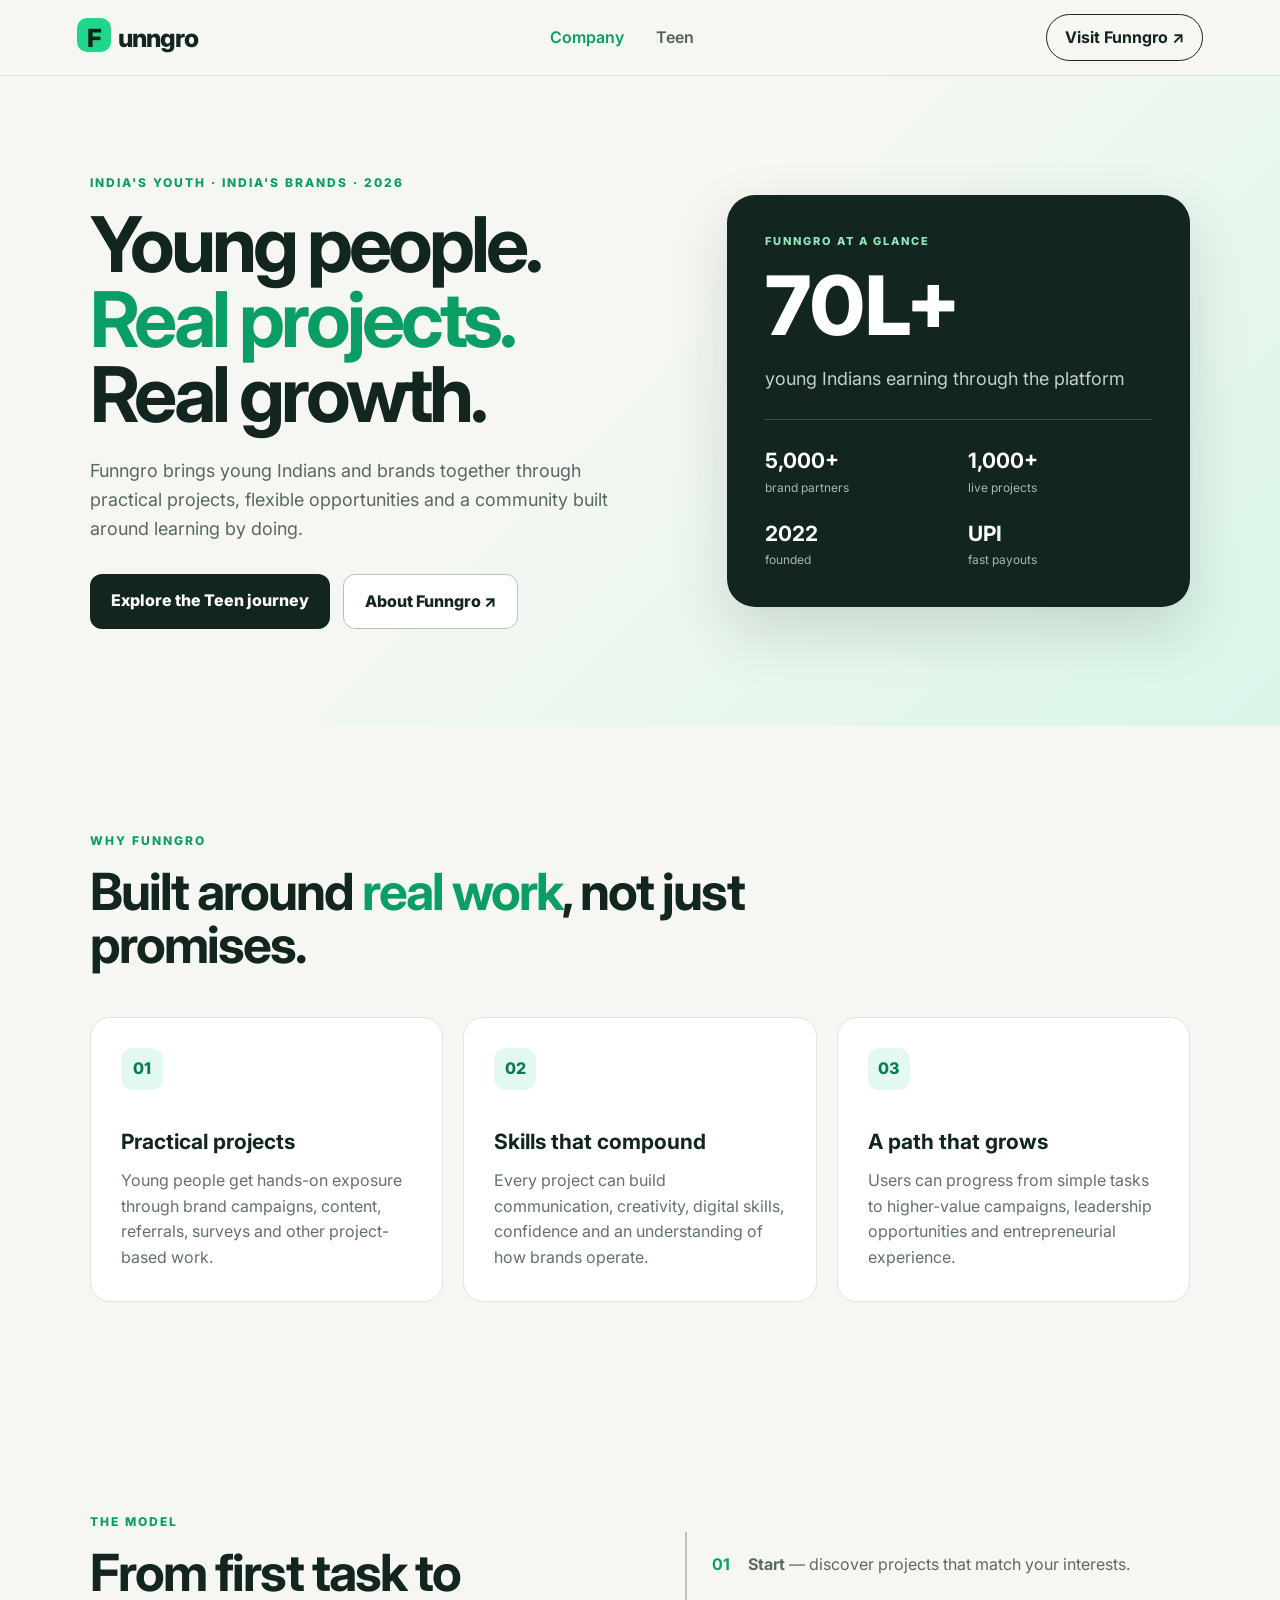
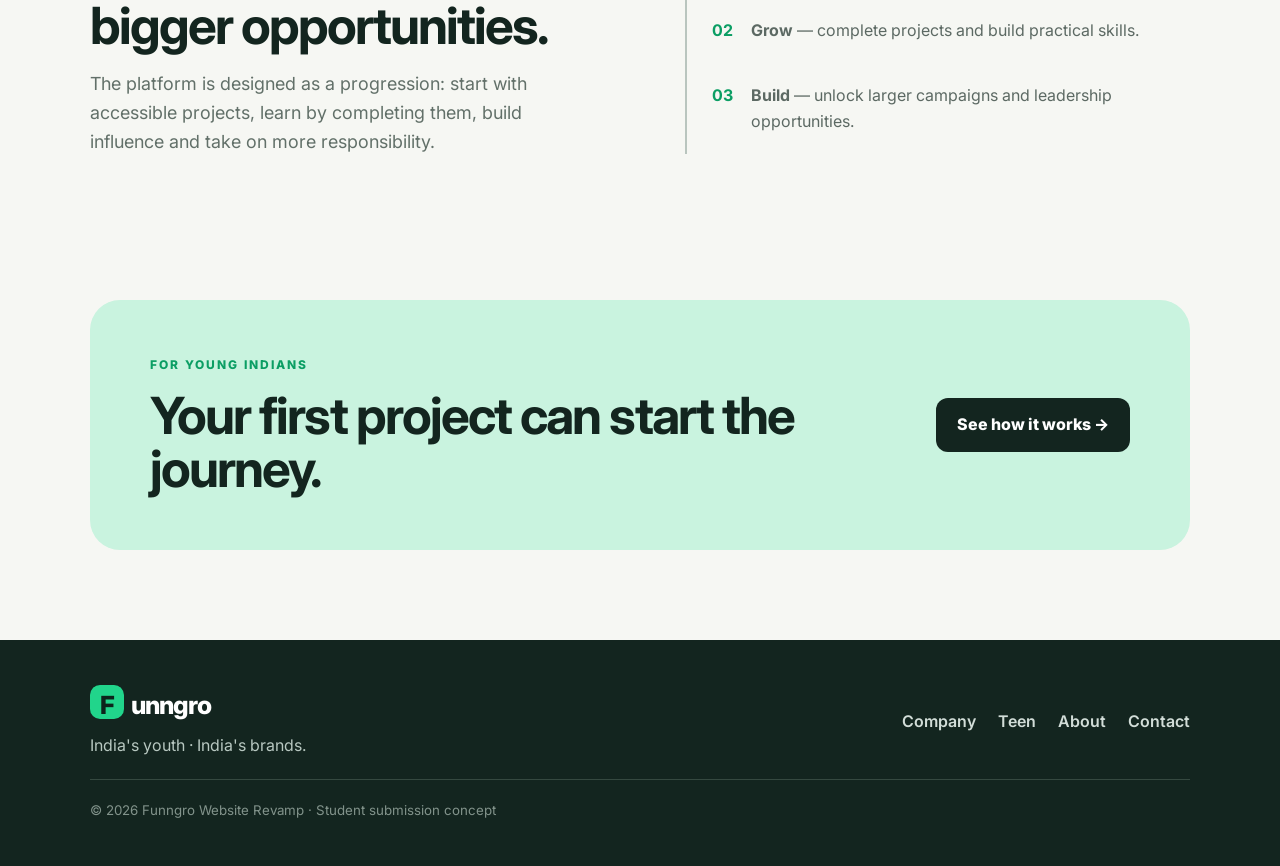
<file: index.html>
<!DOCTYPE html>
<html lang="en">
<head>
  <meta charset="UTF-8">
  <meta name="viewport" content="width=device-width, initial-scale=1.0">
  <meta name="description" content="Funngro connects India's youth with real brand projects, flexible earning opportunities and a growing creator community.">
  <meta name="keywords" content="Funngro, youth earning app, teen jobs, brand campaigns, online earning, freelance projects, India">
  <meta name="author" content="Funngro Website Revamp">
  <meta name="robots" content="index, follow">
  <link rel="canonical" href="https://www.funngro.com/">
  <meta property="og:title" content="Funngro — India's Youth x India's Brands">
  <meta property="og:description" content="Explore flexible brand projects and opportunities for young Indians.">
  <meta property="og:type" content="website">
  <title>Funngro | India's Youth x India's Brands</title>
  <link rel="preconnect" href="https://fonts.googleapis.com">
  <link rel="preconnect" href="https://fonts.gstatic.com" crossorigin>
  <link href="https://fonts.googleapis.com/css2?family=Inter:wght@400;500;600;700;800&display=swap" rel="stylesheet">
  <link rel="stylesheet" href="style.css">
</head>
<body>
  <header class="nav">
    <a class="logo" href="index.html"><span>F</span>unngro</a>
    <nav>
      <a class="active" href="index.html">Company</a>
      <a href="teen.html">Teen</a>
    </nav>
    <a class="nav-cta" href="https://www.funngro.com/" target="_blank" rel="noopener">Visit Funngro ↗</a>
  </header>

  <main>
    <section class="hero company-hero">
      <div class="hero-copy">
        <div class="eyebrow">INDIA'S YOUTH · INDIA'S BRANDS · 2026</div>
        <h1>Young people.<br><em>Real projects.</em><br>Real growth.</h1>
        <p>Funngro brings young Indians and brands together through practical projects, flexible opportunities and a community built around learning by doing.</p>
        <div class="actions">
          <a class="btn primary" href="teen.html">Explore the Teen journey</a>
          <a class="btn secondary" href="https://www.funngro.com/about" target="_blank" rel="noopener">About Funngro ↗</a>
        </div>
      </div>
      <div class="hero-card">
        <div class="mini-label">FUNNGRO AT A GLANCE</div>
        <div class="big-number">70L+</div>
        <p>young Indians earning through the platform</p>
        <div class="stat-grid">
          <div><strong>5,000+</strong><span>brand partners</span></div>
          <div><strong>1,000+</strong><span>live projects</span></div>
          <div><strong>2022</strong><span>founded</span></div>
          <div><strong>UPI</strong><span>fast payouts</span></div>
        </div>
      </div>
    </section>

    <section class="section">
      <div class="section-head">
        <div class="eyebrow">WHY FUNNGRO</div>
        <h2>Built around <em>real work</em>, not just promises.</h2>
      </div>
      <div class="cards three">
        <article class="card"><span class="icon">01</span><h3>Practical projects</h3><p>Young people get hands-on exposure through brand campaigns, content, referrals, surveys and other project-based work.</p></article>
        <article class="card"><span class="icon">02</span><h3>Skills that compound</h3><p>Every project can build communication, creativity, digital skills, confidence and an understanding of how brands operate.</p></article>
        <article class="card"><span class="icon">03</span><h3>A path that grows</h3><p>Users can progress from simple tasks to higher-value campaigns, leadership opportunities and entrepreneurial experience.</p></article>
      </div>
    </section>

    <section class="section split">
      <div>
        <div class="eyebrow">THE MODEL</div>
        <h2>From first task to bigger opportunities.</h2>
        <p class="lead">The platform is designed as a progression: start with accessible projects, learn by completing them, build influence and take on more responsibility.</p>
      </div>
      <div class="timeline">
        <div><b>01</b><span><strong>Start</strong> — discover projects that match your interests.</span></div>
        <div><b>02</b><span><strong>Grow</strong> — complete projects and build practical skills.</span></div>
        <div><b>03</b><span><strong>Build</strong> — unlock larger campaigns and leadership opportunities.</span></div>
      </div>
    </section>

    <section class="cta">
      <div><div class="eyebrow">FOR YOUNG INDIANS</div><h2>Your first project can start the journey.</h2></div>
      <a class="btn primary" href="teen.html">See how it works →</a>
    </section>
  </main>

  <footer>
    <div><a class="logo" href="index.html"><span>F</span>unngro</a><p>India's youth · India's brands.</p></div>
    <div class="footer-links"><a href="index.html">Company</a><a href="teen.html">Teen</a><a href="https://www.funngro.com/about" target="_blank" rel="noopener">About</a><a href="https://www.funngro.com/contact" target="_blank" rel="noopener">Contact</a></div>
    <small>© 2026 Funngro Website Revamp · Student submission concept</small>
  </footer>
</body>
</html>
</file>
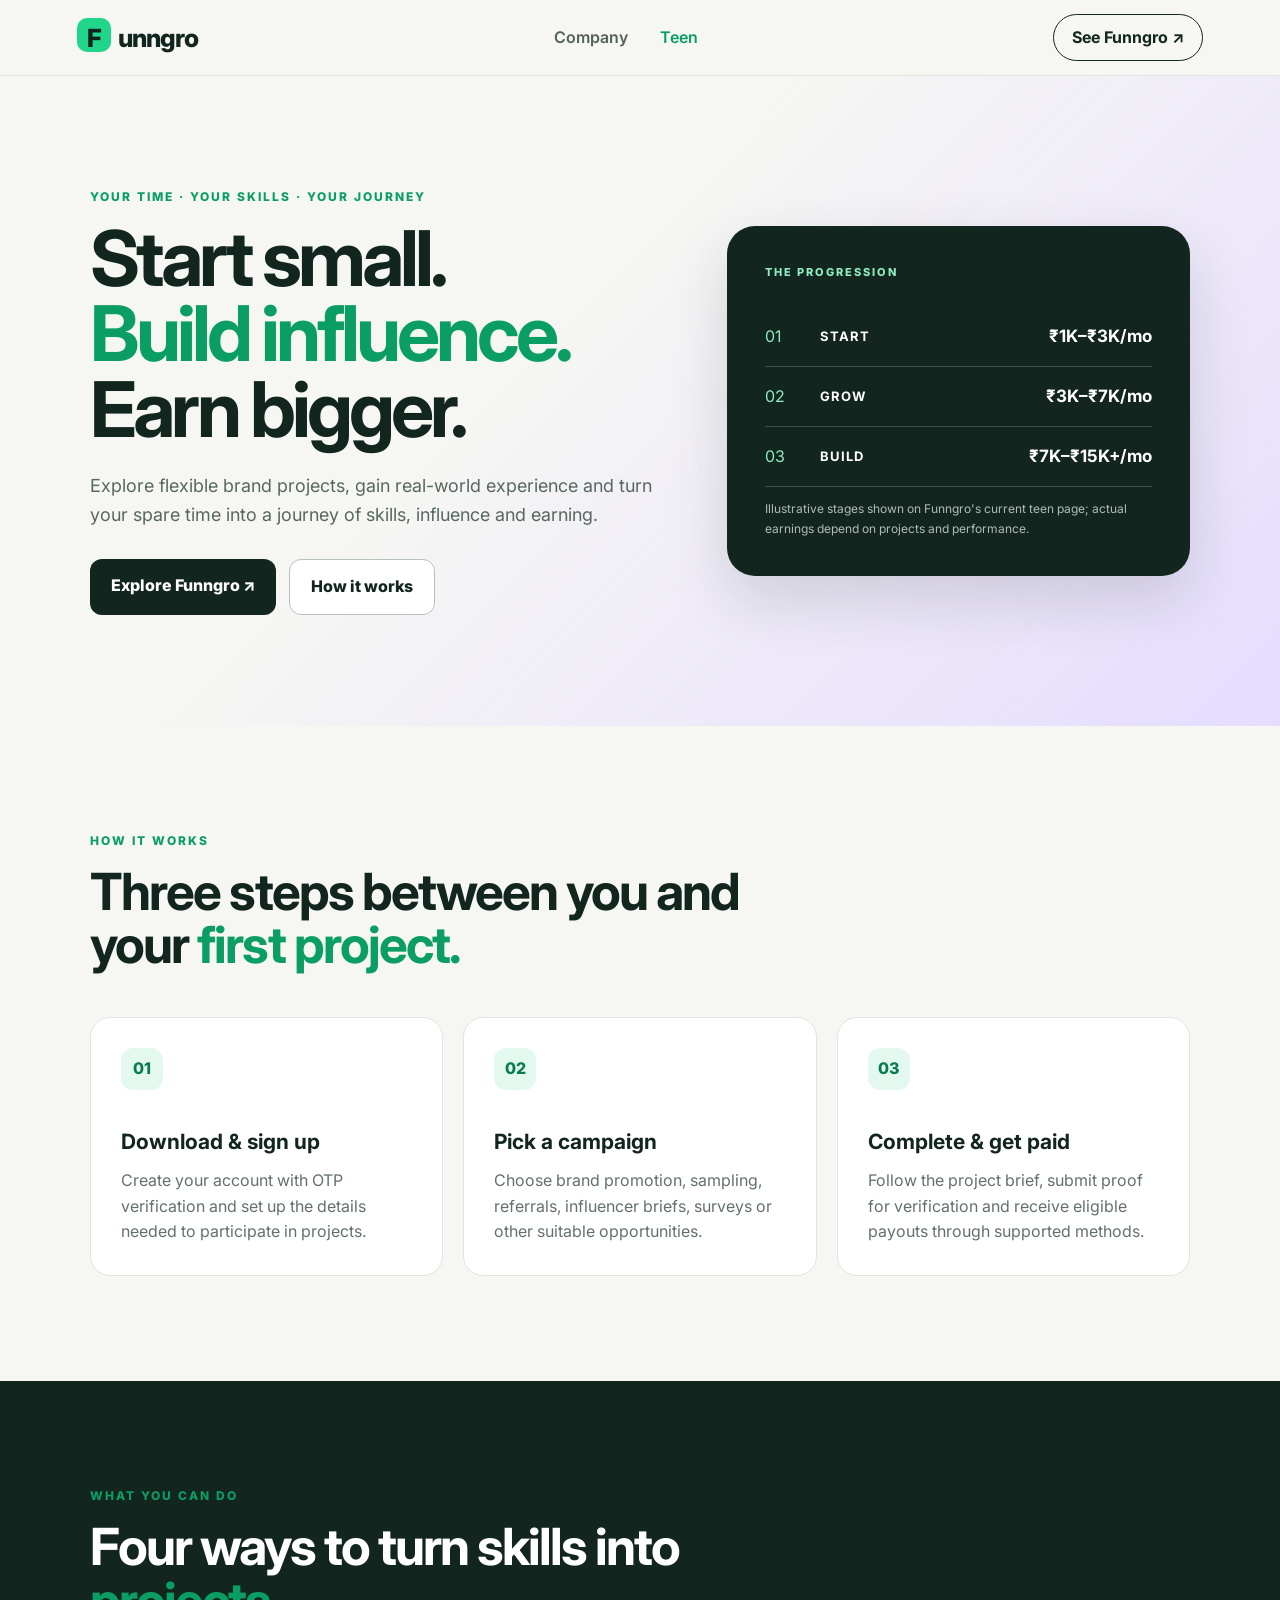
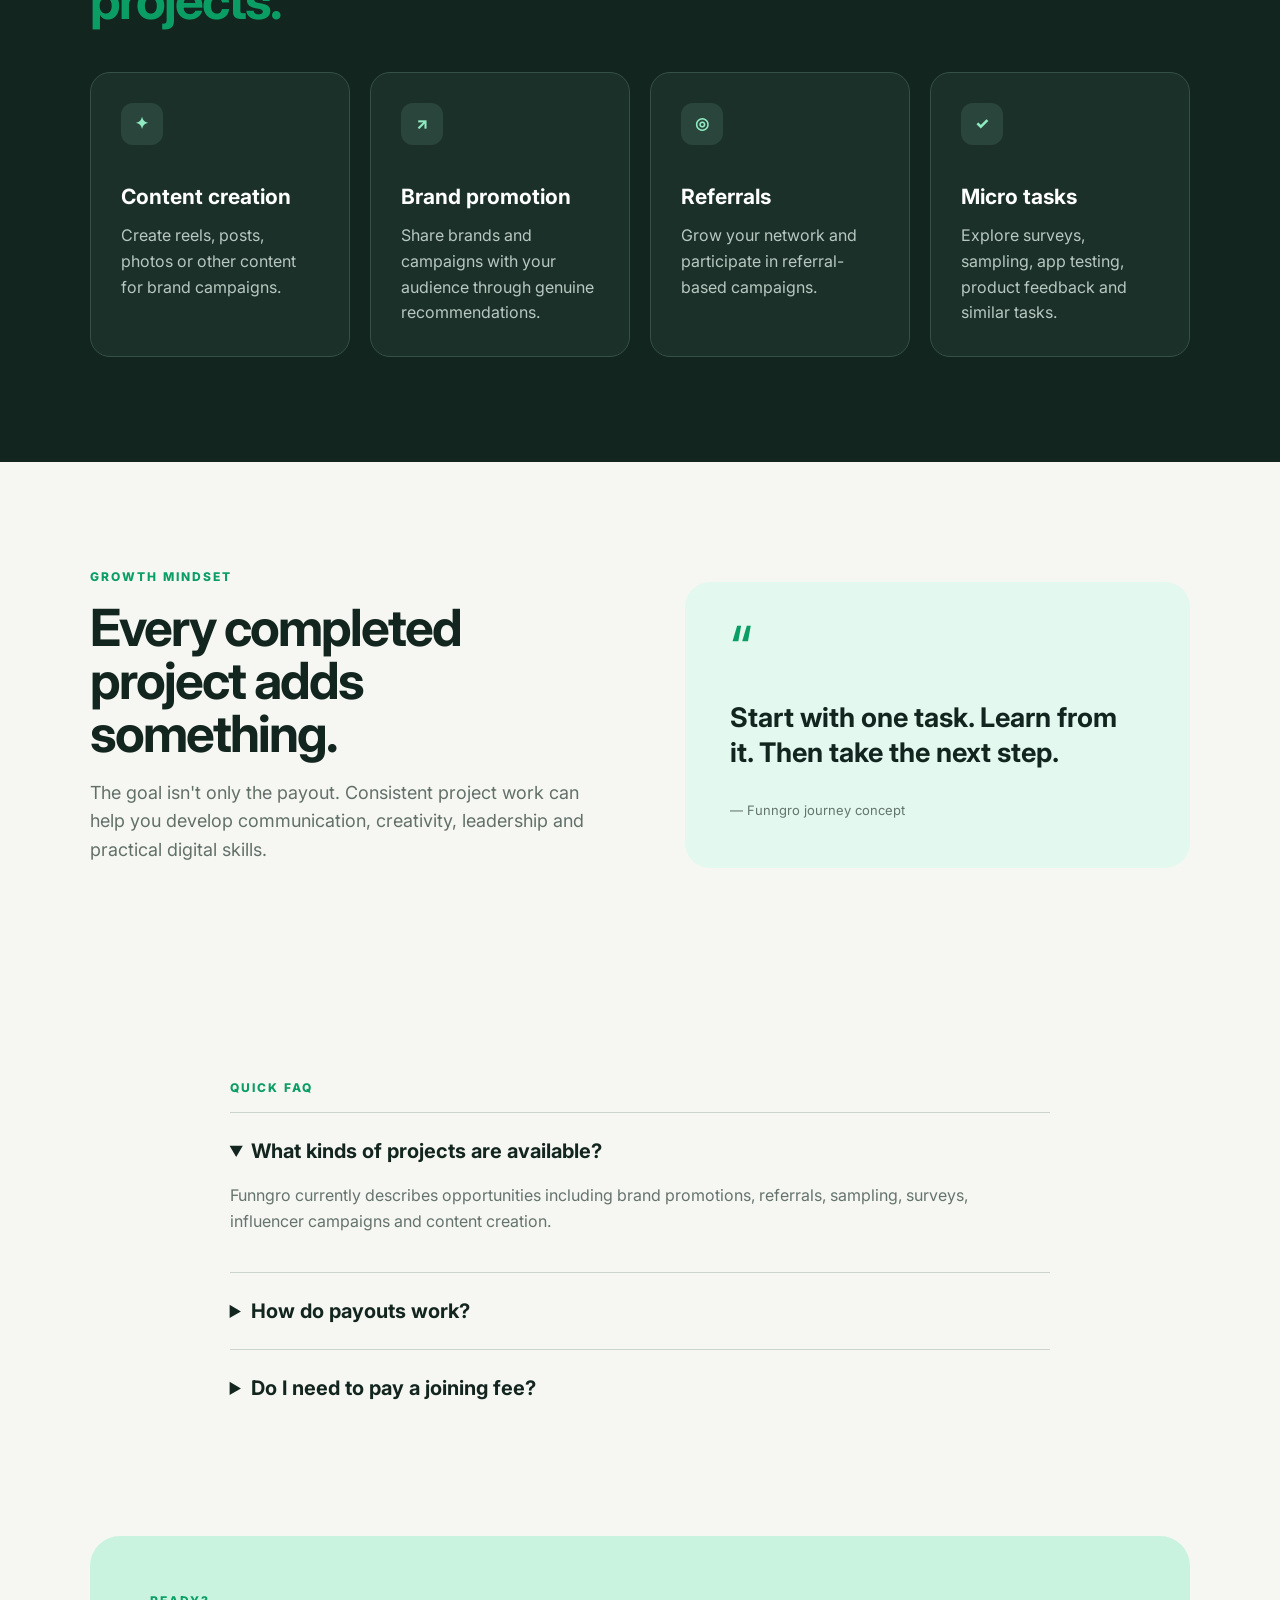
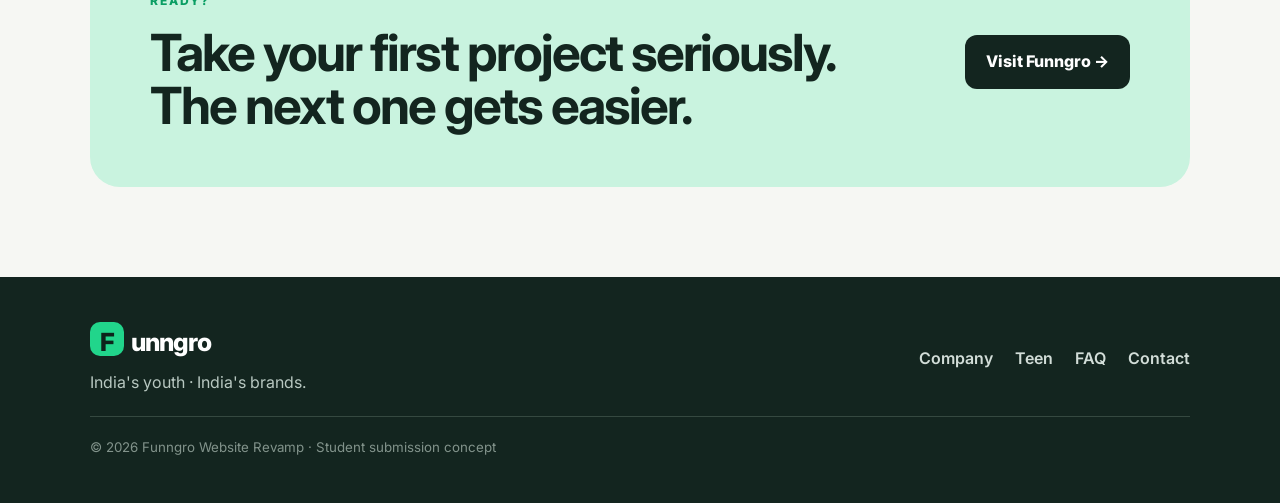
<file: teen.html>
<!DOCTYPE html>
<html lang="en">
<head>
  <meta charset="UTF-8">
  <meta name="viewport" content="width=device-width, initial-scale=1.0">
  <meta name="description" content="Discover how young Indians can explore brand campaigns, online projects, skill-building and earning opportunities with Funngro.">
  <meta name="keywords" content="Funngro teen, online earning for youth, teen jobs India, brand campaigns, part time projects, student earning">
  <meta name="author" content="Funngro Website Revamp">
  <meta name="robots" content="index, follow">
  <link rel="canonical" href="https://www.funngro.com/teen">
  <meta property="og:title" content="Funngro Teen | Start Your Earning Journey">
  <meta property="og:description" content="Explore real brand projects, build skills and grow your earning journey with Funngro.">
  <meta property="og:type" content="website">
  <title>Funngro Teen | Start Your Earning Journey</title>
  <link rel="preconnect" href="https://fonts.googleapis.com">
  <link rel="preconnect" href="https://fonts.gstatic.com" crossorigin>
  <link href="https://fonts.googleapis.com/css2?family=Inter:wght@400;500;600;700;800&display=swap" rel="stylesheet">
  <link rel="stylesheet" href="style.css">
</head>
<body>
  <header class="nav">
    <a class="logo" href="index.html"><span>F</span>unngro</a>
    <nav><a href="index.html">Company</a><a class="active" href="teen.html">Teen</a></nav>
    <a class="nav-cta" href="https://www.funngro.com/teen" target="_blank" rel="noopener">See Funngro ↗</a>
  </header>

  <main>
    <section class="hero teen-hero">
      <div class="hero-copy">
        <div class="eyebrow">YOUR TIME · YOUR SKILLS · YOUR JOURNEY</div>
        <h1>Start small.<br><em>Build influence.</em><br>Earn bigger.</h1>
        <p>Explore flexible brand projects, gain real-world experience and turn your spare time into a journey of skills, influence and earning.</p>
        <div class="actions">
          <a class="btn primary" href="https://www.funngro.com/teen" target="_blank" rel="noopener">Explore Funngro ↗</a>
          <a class="btn secondary" href="#steps">How it works</a>
        </div>
      </div>
      <div class="earn-card">
        <div class="mini-label">THE PROGRESSION</div>
        <div class="ladder"><div><span>01</span><b>START</b><strong>₹1K–₹3K/mo</strong></div><div><span>02</span><b>GROW</b><strong>₹3K–₹7K/mo</strong></div><div><span>03</span><b>BUILD</b><strong>₹7K–₹15K+/mo</strong></div></div>
        <p>Illustrative stages shown on Funngro's current teen page; actual earnings depend on projects and performance.</p>
      </div>
    </section>

    <section id="steps" class="section">
      <div class="section-head"><div class="eyebrow">HOW IT WORKS</div><h2>Three steps between you and your <em>first project.</em></h2></div>
      <div class="cards three">
        <article class="card step"><span class="number">01</span><h3>Download & sign up</h3><p>Create your account with OTP verification and set up the details needed to participate in projects.</p></article>
        <article class="card step"><span class="number">02</span><h3>Pick a campaign</h3><p>Choose brand promotion, sampling, referrals, influencer briefs, surveys or other suitable opportunities.</p></article>
        <article class="card step"><span class="number">03</span><h3>Complete & get paid</h3><p>Follow the project brief, submit proof for verification and receive eligible payouts through supported methods.</p></article>
      </div>
    </section>

    <section class="section dark-panel">
      <div class="section-head"><div class="eyebrow">WHAT YOU CAN DO</div><h2>Four ways to turn skills into <em>projects.</em></h2></div>
      <div class="cards four">
        <article class="card"><span class="icon">✦</span><h3>Content creation</h3><p>Create reels, posts, photos or other content for brand campaigns.</p></article>
        <article class="card"><span class="icon">↗</span><h3>Brand promotion</h3><p>Share brands and campaigns with your audience through genuine recommendations.</p></article>
        <article class="card"><span class="icon">◎</span><h3>Referrals</h3><p>Grow your network and participate in referral-based campaigns.</p></article>
        <article class="card"><span class="icon">✓</span><h3>Micro tasks</h3><p>Explore surveys, sampling, app testing, product feedback and similar tasks.</p></article>
      </div>
    </section>

    <section class="section split">
      <div><div class="eyebrow">GROWTH MINDSET</div><h2>Every completed project adds something.</h2><p class="lead">The goal isn't only the payout. Consistent project work can help you develop communication, creativity, leadership and practical digital skills.</p></div>
      <div class="quote-card"><div class="quote-mark">“</div><p>Start with one task. Learn from it. Then take the next step.</p><span>— Funngro journey concept</span></div>
    </section>

    <section class="faq">
      <div class="eyebrow">QUICK FAQ</div>
      <details open><summary>What kinds of projects are available?</summary><p>Funngro currently describes opportunities including brand promotions, referrals, sampling, surveys, influencer campaigns and content creation.</p></details>
      <details><summary>How do payouts work?</summary><p>Eligible payouts can be sent through supported UPI or bank transfer methods after project verification.</p></details>
      <details><summary>Do I need to pay a joining fee?</summary><p>Funngro's current teen page describes the platform as free to join with no registration or joining fee.</p></details>
    </section>

    <section class="cta"><div><div class="eyebrow">READY?</div><h2>Take your first project seriously. The next one gets easier.</h2></div><a class="btn primary" href="https://www.funngro.com/teen" target="_blank" rel="noopener">Visit Funngro →</a></section>
  </main>

  <footer>
    <div><a class="logo" href="index.html"><span>F</span>unngro</a><p>India's youth · India's brands.</p></div>
    <div class="footer-links"><a href="index.html">Company</a><a href="teen.html">Teen</a><a href="https://www.funngro.com/faq" target="_blank" rel="noopener">FAQ</a><a href="https://www.funngro.com/contact" target="_blank" rel="noopener">Contact</a></div>
    <small>© 2026 Funngro Website Revamp · Student submission concept</small>
  </footer>
</body>
</html>
</file>
<file: style.css>
*{box-sizing:border-box}html{scroll-behavior:smooth}body{margin:0;font-family:Inter,Arial,sans-serif;background:#f6f7f3;color:#13251f;line-height:1.6}.nav{height:76px;padding:0 6%;display:flex;align-items:center;justify-content:space-between;border-bottom:1px solid #dfe4df;background:#f6f7f3;position:sticky;top:0;z-index:20}.logo{font-size:25px;font-weight:800;color:#13251f;text-decoration:none;letter-spacing:-1px}.logo span{display:inline-grid;place-items:center;background:#21d58b;color:#0d241b;width:34px;height:34px;border-radius:10px;margin-right:7px}.nav nav{display:flex;gap:32px}.nav nav a,.footer-links a{color:#53615c;text-decoration:none;font-weight:600}.nav nav a.active{color:#0b9e64}.nav-cta{border:1px solid #13251f;border-radius:99px;padding:10px 18px;text-decoration:none;color:#13251f;font-weight:700}.hero{min-height:650px;padding:90px 7%;display:grid;grid-template-columns:1.1fr .9fr;gap:70px;align-items:center}.company-hero{background:linear-gradient(135deg,#f6f7f3 45%,#d9f6e9)}.teen-hero{background:linear-gradient(135deg,#f6f7f3 40%,#e5dcff)}.eyebrow{font-size:12px;letter-spacing:2px;font-weight:800;color:#0b9e64;margin-bottom:15px}.hero h1{font-size:clamp(48px,6vw,82px);line-height:.98;letter-spacing:-4px;margin:0 0 25px;max-width:780px}.hero h1 em,h2 em{font-style:normal;color:#0b9e64}.hero p{font-size:18px;color:#586760;max-width:650px}.actions{display:flex;gap:13px;margin-top:30px;flex-wrap:wrap}.btn{display:inline-block;padding:14px 21px;border-radius:12px;text-decoration:none;font-weight:800}.primary{background:#13251f;color:#fff}.secondary{border:1px solid #b8c2bc;color:#13251f;background:#fff}.hero-card,.earn-card{background:#13251f;color:#fff;border-radius:28px;padding:38px;box-shadow:0 24px 60px #13251f25}.mini-label{font-size:11px;letter-spacing:2px;color:#8fe9c1;font-weight:800}.big-number{font-size:82px;font-weight:800;line-height:1;margin:15px 0 5px}.hero-card p{color:#c4d0ca}.stat-grid{display:grid;grid-template-columns:1fr 1fr;gap:20px;border-top:1px solid #405049;margin-top:25px;padding-top:24px}.stat-grid strong,.stat-grid span{display:block}.stat-grid strong{font-size:21px}.stat-grid span{font-size:12px;color:#a9b7b0}.section{padding:105px 7%;max-width:1400px;margin:auto}.section-head{max-width:750px;margin-bottom:45px}.section h2,.cta h2{font-size:clamp(34px,4vw,58px);line-height:1.04;letter-spacing:-2px;margin:0}.cards{display:grid;gap:20px}.three{grid-template-columns:repeat(3,1fr)}.four{grid-template-columns:repeat(4,1fr)}.card{background:#fff;border:1px solid #e0e5e1;border-radius:20px;padding:30px}.card .icon,.number{display:inline-grid;place-items:center;width:42px;height:42px;border-radius:12px;background:#e3f8ef;color:#087c50;font-weight:800;margin-bottom:35px}.card h3{font-size:21px;margin:0 0 10px}.card p{color:#64716b;margin:0}.split{display:grid;grid-template-columns:1fr 1fr;gap:90px;align-items:center}.lead{font-size:18px;color:#627069}.timeline{border-left:2px solid #b9c5be}.timeline div{display:flex;gap:18px;padding:20px 0 20px 25px}.timeline b{color:#0b9e64}.timeline span{color:#5c6963}.dark-panel{max-width:none;background:#13251f;color:#fff}.dark-panel .card{background:#1b3029;border-color:#345047}.dark-panel .card p{color:#b8c8c1}.dark-panel .card .icon{background:#2a453c;color:#8fe9c1}.ladder{margin-top:25px}.ladder div{padding:16px 0;border-bottom:1px solid #405049;display:grid;grid-template-columns:45px 1fr auto;gap:10px;align-items:center}.ladder span{color:#8fe9c1}.ladder b{font-size:13px;letter-spacing:1px}.ladder strong{font-size:17px}.earn-card p{font-size:12px;color:#aebdb6;margin-bottom:0}.quote-card{background:#e3f8ef;border-radius:25px;padding:45px}.quote-mark{font-size:65px;color:#0b9e64;line-height:.7}.quote-card p{font-size:27px;font-weight:700;line-height:1.3}.quote-card span{font-size:13px;color:#65756d}.faq{max-width:1000px;margin:auto;padding:90px 7%}.faq details{border-top:1px solid #ccd4cf;padding:22px 0}.faq summary{cursor:pointer;font-size:20px;font-weight:700}.faq p{color:#65736d;max-width:800px}.cta{margin:20px 7% 90px;padding:55px 60px;border-radius:30px;background:#c9f3df;display:flex;justify-content:space-between;align-items:center;gap:30px}.cta h2{max-width:720px}footer{background:#13251f;color:#b8c8c1;padding:45px 7%;display:grid;grid-template-columns:1fr 1fr;gap:20px;align-items:center}footer .logo{color:#fff}footer p{margin:8px 0 0}.footer-links{display:flex;justify-content:flex-end;gap:22px;flex-wrap:wrap}.footer-links a{color:#d2ddd8}footer small{grid-column:1/-1;border-top:1px solid #354940;padding-top:20px;color:#82938b}@media(max-width:850px){.nav{padding:0 5%;height:68px}.nav nav{gap:15px}.nav-cta{display:none}.hero{grid-template-columns:1fr;padding:70px 6%;min-height:auto}.hero h1{letter-spacing:-2.5px}.section{padding:75px 6%}.three,.four,.split{grid-template-columns:1fr}.split{gap:35px}.cta{margin:10px 6% 70px;padding:38px 28px;flex-direction:column;align-items:flex-start}footer{grid-template-columns:1fr;padding:38px 6%}.footer-links{justify-content:flex-start}.stat-grid{gap:12px}.hero-card,.earn-card{padding:28px}.big-number{font-size:64px}}@media(max-width:500px){.nav nav a{font-size:13px}.hero h1{font-size:48px}.hero p{font-size:16px}.card{padding:24px}.ladder div{grid-template-columns:35px 1fr}.ladder strong{grid-column:2}.section h2,.cta h2{font-size:37px}}
</file>
